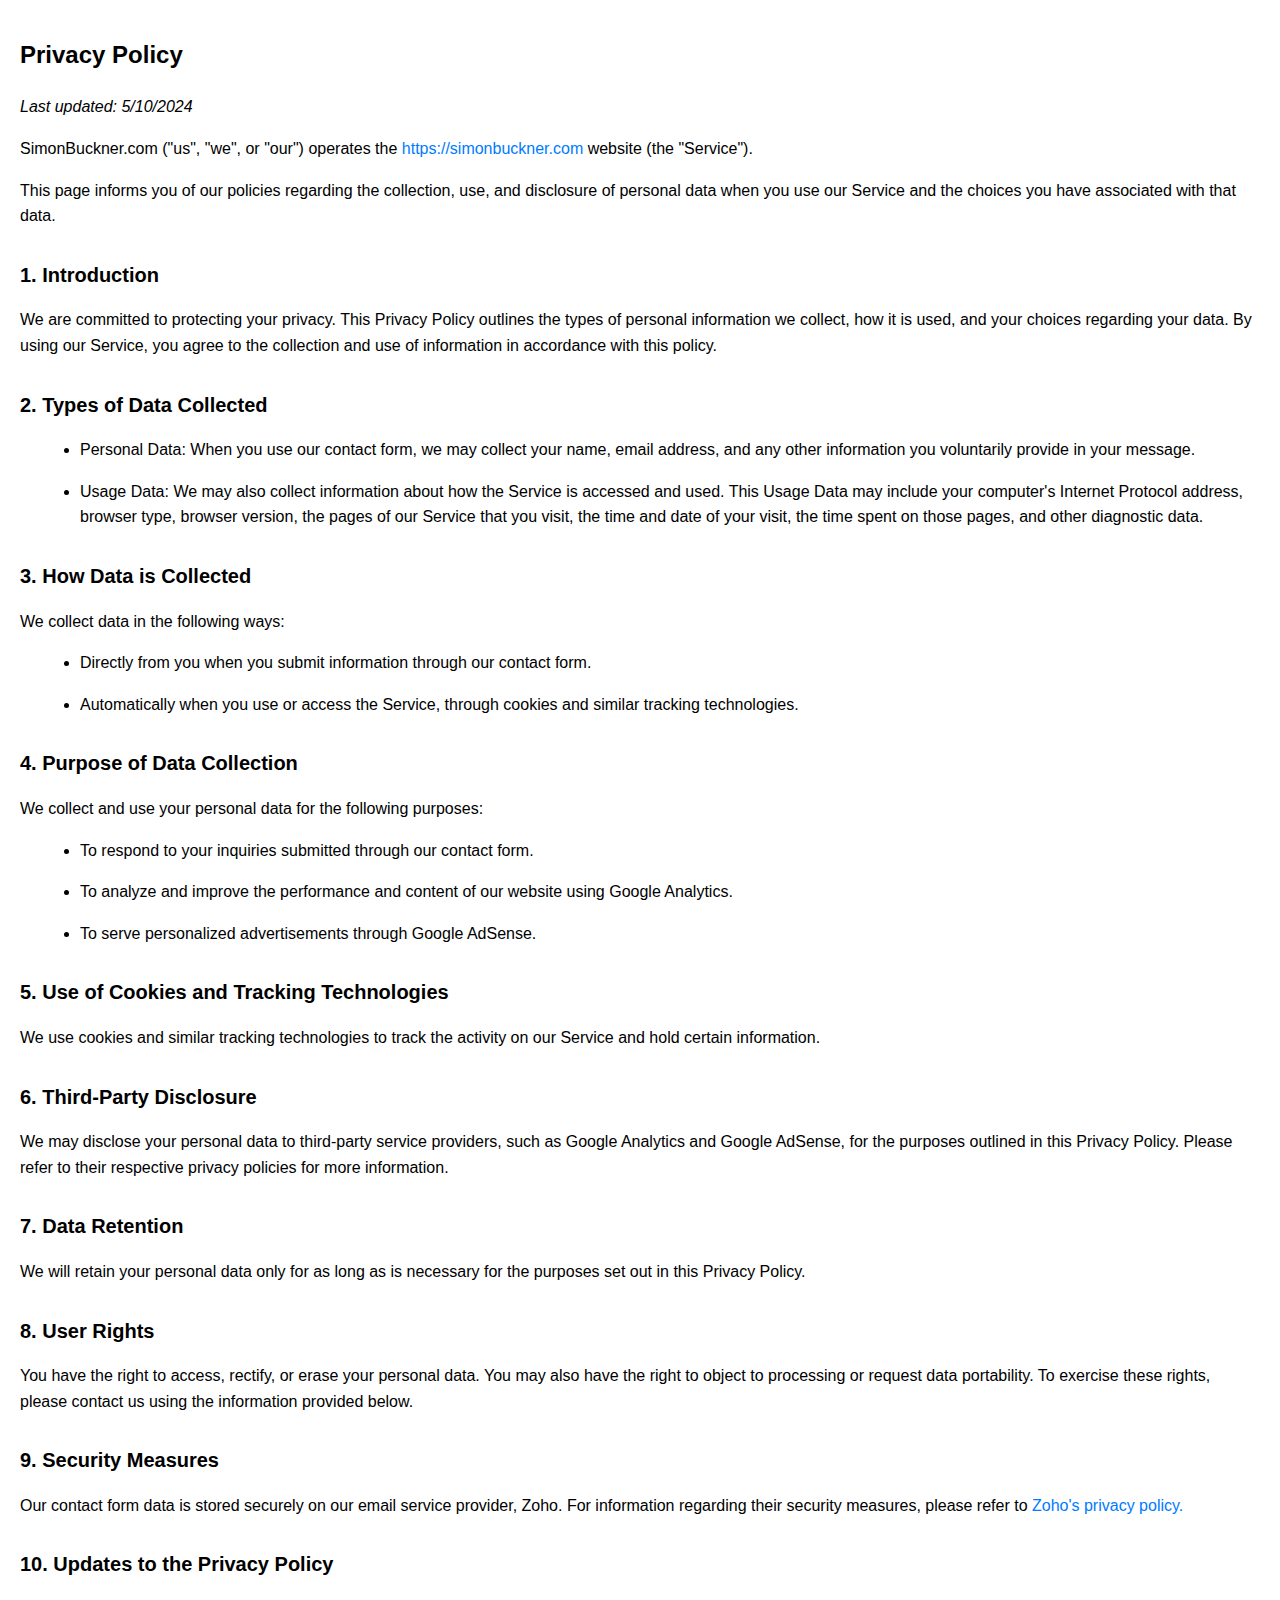
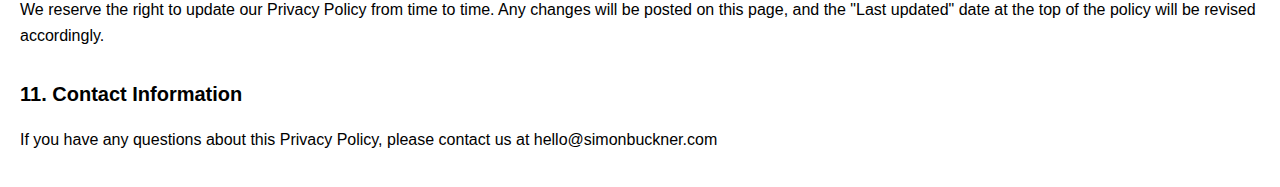
<file: privacy.html>
<!DOCTYPE html> 
<html>
    <head>
        <script async src="https://www.googletagmanager.com/gtag/js?id=G-D5PXTBFKPQ"></script>
        <script>
        window.dataLayer = window.dataLayer || [];
        function gtag(){dataLayer.push(arguments);}
        gtag('js', new Date());
        gtag('config', 'G-D5PXTBFKPQ');
        </script>
        <meta charset="UTF-8">
        <meta name="viewport" content="width=device-width, initial-scale=1.0">
        <link rel="stylesheet" href="assets/css/privacy.css">
        <link rel="icon" href="favicon.png">
    </head>
    <body>
        <h1>Privacy Policy</h1>
        <p class="italics">Last updated: 5/10/2024</p>
        <p>SimonBuckner.com ("us", "we", or "our") operates the <a href="https://simonbuckner.com">https://simonbuckner.com</a> website (the "Service").</p>
        <p>This page informs you of our policies regarding the collection, use, and disclosure of personal data when you use our Service and the choices you have associated with that data.</p>
        <h2>1. Introduction</h2>
        <p>We are committed to protecting your privacy. This Privacy Policy outlines the types of personal information we collect, how it is used, and your choices regarding your data. By using our Service, you agree to the collection and use of information in accordance with this policy.</p>
        <h2>2. Types of Data Collected</h2>
        <ul>
            <li><p>Personal Data: When you use our contact form, we may collect your name, email address, and any other information you voluntarily provide in your message.</p></li>
            <li><p>Usage Data: We may also collect information about how the Service is accessed and used. This Usage Data may include your computer's Internet Protocol address, browser type, browser version, the pages of our Service that you visit, the time and date of your visit, the time spent on those pages, and other diagnostic data.</p></li>
        </ul>
        <h2>3. How Data is Collected</h2>
        <p>We collect data in the following ways:</p>
        <ul>
            <li><p>Directly from you when you submit information through our contact form.</p></li>
            <li><p>Automatically when you use or access the Service, through cookies and similar tracking technologies.</p></li>
        </ul>
        <h2>4. Purpose of Data Collection</h2>
        <p>We collect and use your personal data for the following purposes:</p>
        <ul>
            <li><p>To respond to your inquiries submitted through our contact form.</p></li>
            <li><p>To analyze and improve the performance and content of our website using Google Analytics.</p></li>
            <li><p>To serve personalized advertisements through Google AdSense.</p></li>
        </ul>  
        <h2>5. Use of Cookies and Tracking Technologies</h2>
        <p>We use cookies and similar tracking technologies to track the activity on our Service and hold certain information.</p>
        <h2>6. Third-Party Disclosure</h2>
        <p>We may disclose your personal data to third-party service providers, such as Google Analytics and Google AdSense, for the purposes outlined in this Privacy Policy. Please refer to their respective privacy policies for more information.</p>
        <h2>7. Data Retention</h2>
        <p>We will retain your personal data only for as long as is necessary for the purposes set out in this Privacy Policy.</p>
        <h2>8. User Rights</h2>
        <p>You have the right to access, rectify, or erase your personal data. You may also have the right to object to processing or request data portability. To exercise these rights, please contact us using the information provided below.</p>
        <h2>9. Security Measures</h2>
        <p>Our contact form data is stored securely on our email service provider, Zoho. For information regarding their security measures, please refer to <a href="https://www.zoho.com/privacy.html">Zoho's privacy policy.</a></p>
        <h2>10. Updates to the Privacy Policy</h2>
        <p>We reserve the right to update our Privacy Policy from time to time. Any changes will be posted on this page, and the "Last updated" date at the top of the policy will be revised accordingly.</p>
        <h2>11. Contact Information</h2>
        <p>If you have any questions about this Privacy Policy, please contact us at hello@simonbuckner.com</p>
    </body>
    </html>
</file>
<file: assets/css/privacy.css>
body {
    font-family: Arial, sans-serif;
    line-height: 1.6;
    margin: 0;
    padding: 20px;
}

h1 {
    font-size: 24px;
    margin-bottom: 20px;
}

h2 {
    font-size: 20px;
    margin-top: 30px;
}

p {
    margin-bottom: 15px;
}

ul {
    margin-bottom: 15px;
}

li {
    list-style-type: disc;
    margin-left: 20px;
}

footer {
    margin-top: 20px;
    font-size: 12px;
    color: #666;
}

a {
    color: #007bff;
    text-decoration: none;
}

a:hover {
    text-decoration: underline;
}

.italics {
    font-style: italic;
}
</file>
